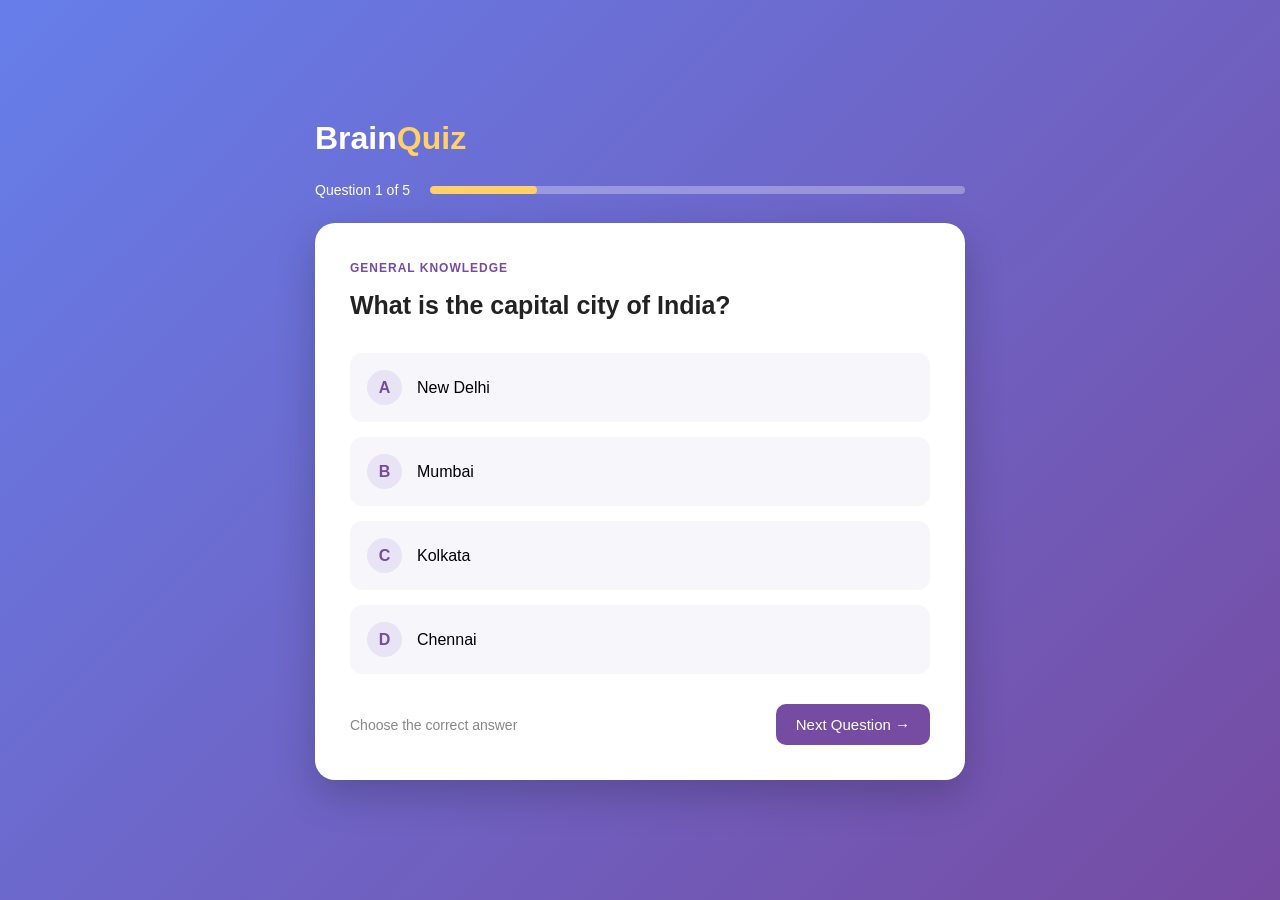
<file: Quiz/index.html>
<!DOCTYPE html>
<html lang="en">
<head>
    <meta charset="UTF-8">
    <meta name="viewport" content="width=device-width, initial-scale=1.0">
    <title>Quiz App</title>
    <link rel="stylesheet" href="style.css">
</head>
<body>

    <main class="quiz-container">

        <div class="quiz-header">
            <h1>Brain<span>Quiz</span></h1>

            <div class="progress">
                <span>Question 1 of 5</span>
                <div class="progress-bar">
                    <div class="progress-fill"></div>
                </div>
            </div>
        </div>

        <div class="quiz-card">

            <div class="question-section">
                <span class="category">GENERAL KNOWLEDGE</span>

                <h2 class="question">
                    What is the capital city of India?
                </h2>
            </div>

            <div class="options">

                <button class="option">
                    <span class="option-letter">A</span>
                    <span>New Delhi</span>
                </button>

                <button class="option">
                    <span class="option-letter">B</span>
                    <span>Mumbai</span>
                </button>

                <button class="option">
                    <span class="option-letter">C</span>
                    <span>Kolkata</span>
                </button>

                <button class="option">
                    <span class="option-letter">D</span>
                    <span>Chennai</span>
                </button>

            </div>

            <div class="quiz-footer">
                <p>Choose the correct answer</p>

                <button class="next-btn">
                    Next Question →
                </button>
            </div>

        </div>

    </main>
    <script src="script.js"></script>

</body>
</html>
</file>
<file: Quiz/style.css>
* {
    margin: 0;
    padding: 0;
    box-sizing: border-box;
}

body {
    font-family: Arial, sans-serif;
    min-height: 100vh;

    display: flex;
    justify-content: center;
    align-items: center;

    background: linear-gradient(135deg, #667eea, #764ba2);
    padding: 20px;
}

.quiz-container {
    width: 100%;
    max-width: 650px;
}

/* HEADER */

.quiz-header {
    color: white;
    margin-bottom: 25px;
}

.quiz-header h1 {
    font-size: 32px;
    margin-bottom: 25px;
}

.quiz-header h1 span {
    color: #ffd166;
}

.progress {
    display: flex;
    justify-content: space-between;
    align-items: center;
    gap: 20px;
    font-size: 14px;
}

.progress-bar {
    flex: 1;
    height: 8px;
    background: rgba(255, 255, 255, 0.3);
    border-radius: 20px;
    overflow: hidden;
}

.progress-fill {
    width: 20%;
    height: 100%;
    background: #ffd166;
    border-radius: 20px;
}

/* QUIZ CARD */

.quiz-card {
    background: white;
    padding: 35px;
    border-radius: 20px;

    box-shadow: 0 15px 40px rgba(0, 0, 0, 0.2);
}

.category {
    font-size: 12px;
    font-weight: bold;
    color: #764ba2;
    letter-spacing: 1px;
}

.question {
    font-size: 25px;
    margin-top: 12px;
    margin-bottom: 30px;
    color: #222;
    line-height: 1.4;
}

/* OPTIONS */

.options {
    display: grid;
    gap: 15px;
}

.option {
    display: flex;
    align-items: center;
    gap: 15px;

    padding: 15px;
    background: #f7f7fb;

    border: 2px solid transparent;
    border-radius: 12px;

    cursor: pointer;
    font-size: 16px;
    text-align: left;

    transition: 0.2s;
}

.option:hover {
    border-color: #764ba2;
    background: #f1edff;
}

.option-letter {
    width: 35px;
    height: 35px;

    display: flex;
    justify-content: center;
    align-items: center;

    border-radius: 50%;
    background: #e8e3f5;
    color: #764ba2;
    font-weight: bold;
}

/* FOOTER */

.quiz-footer {
    margin-top: 30px;

    display: flex;
    justify-content: space-between;
    align-items: center;
}

.quiz-footer p {
    color: #888;
    font-size: 14px;
}

.next-btn {
    padding: 12px 20px;

    border: none;
    border-radius: 10px;

    background: #764ba2;
    color: white;

    font-size: 15px;
    cursor: pointer;

    transition: 0.2s;
}

.next-btn:hover {
    background: #5d3782;
    transform: translateY(-2px);
}
</file>
